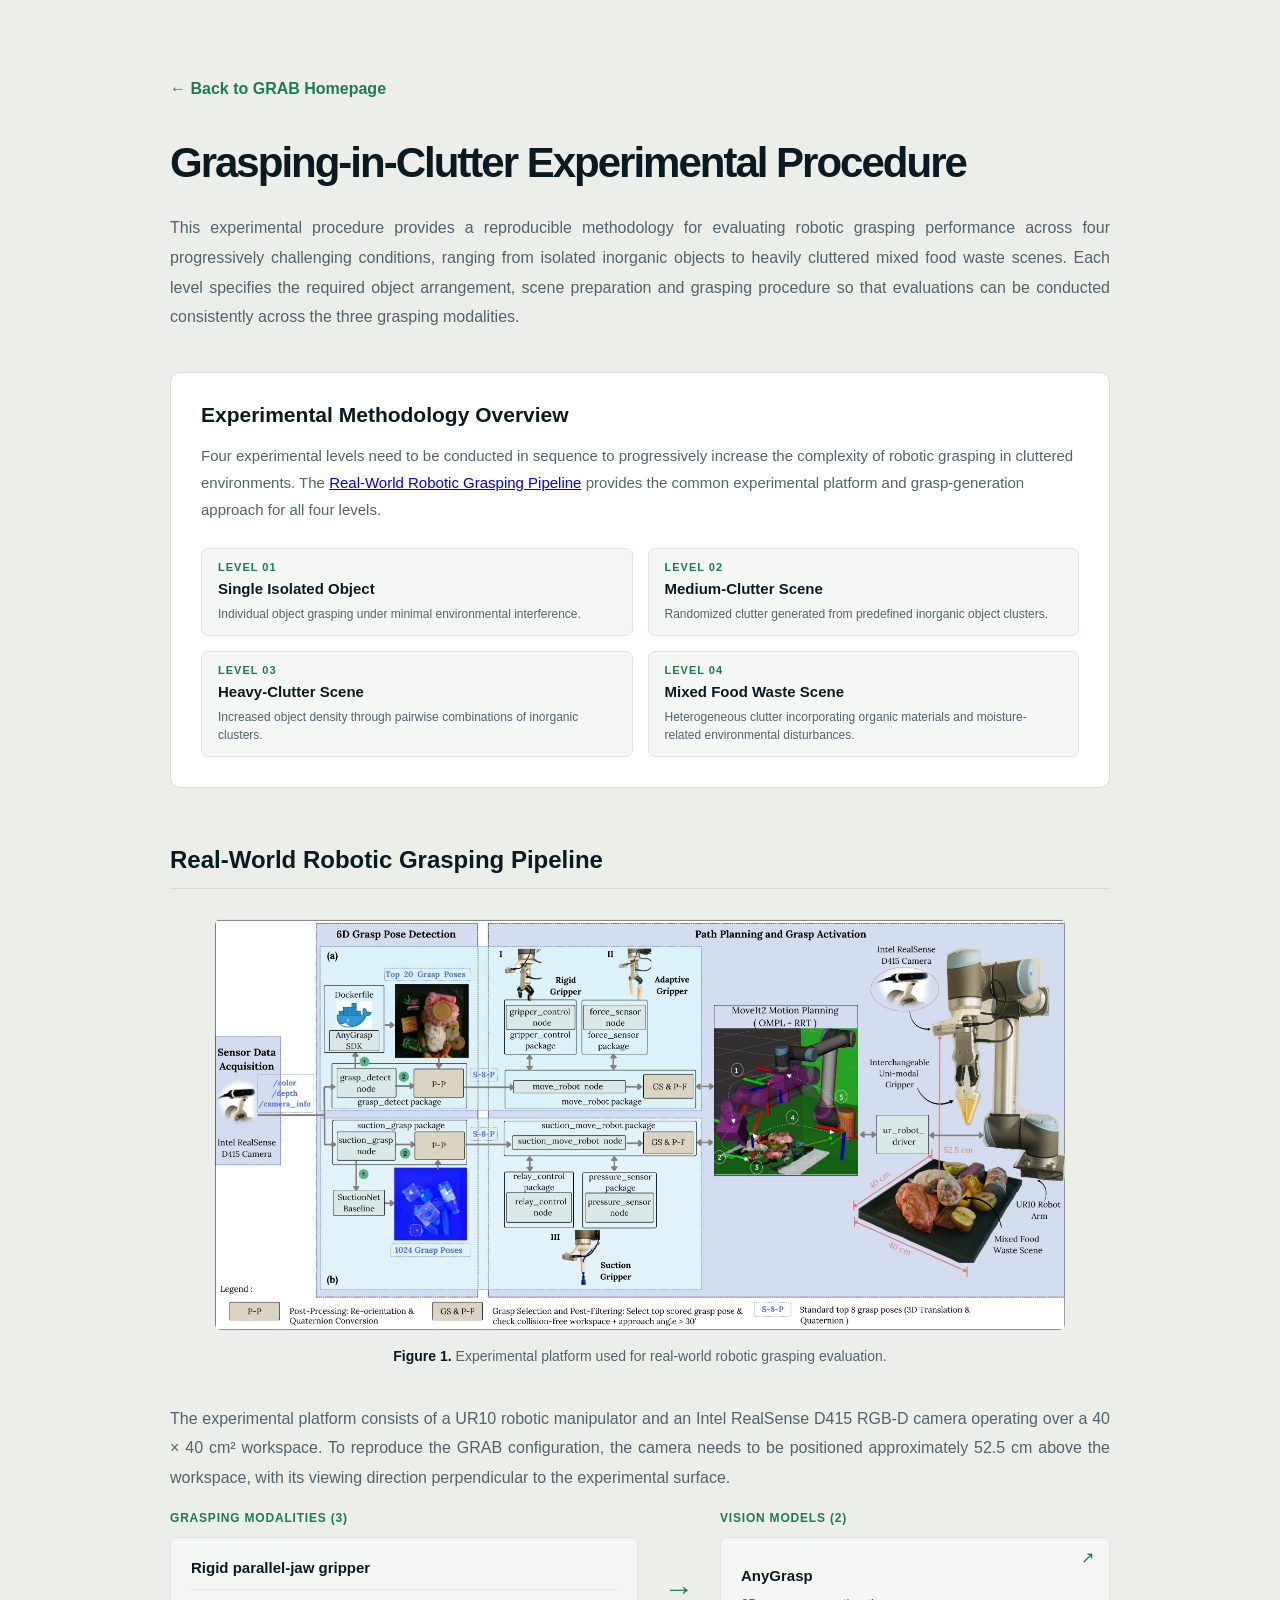
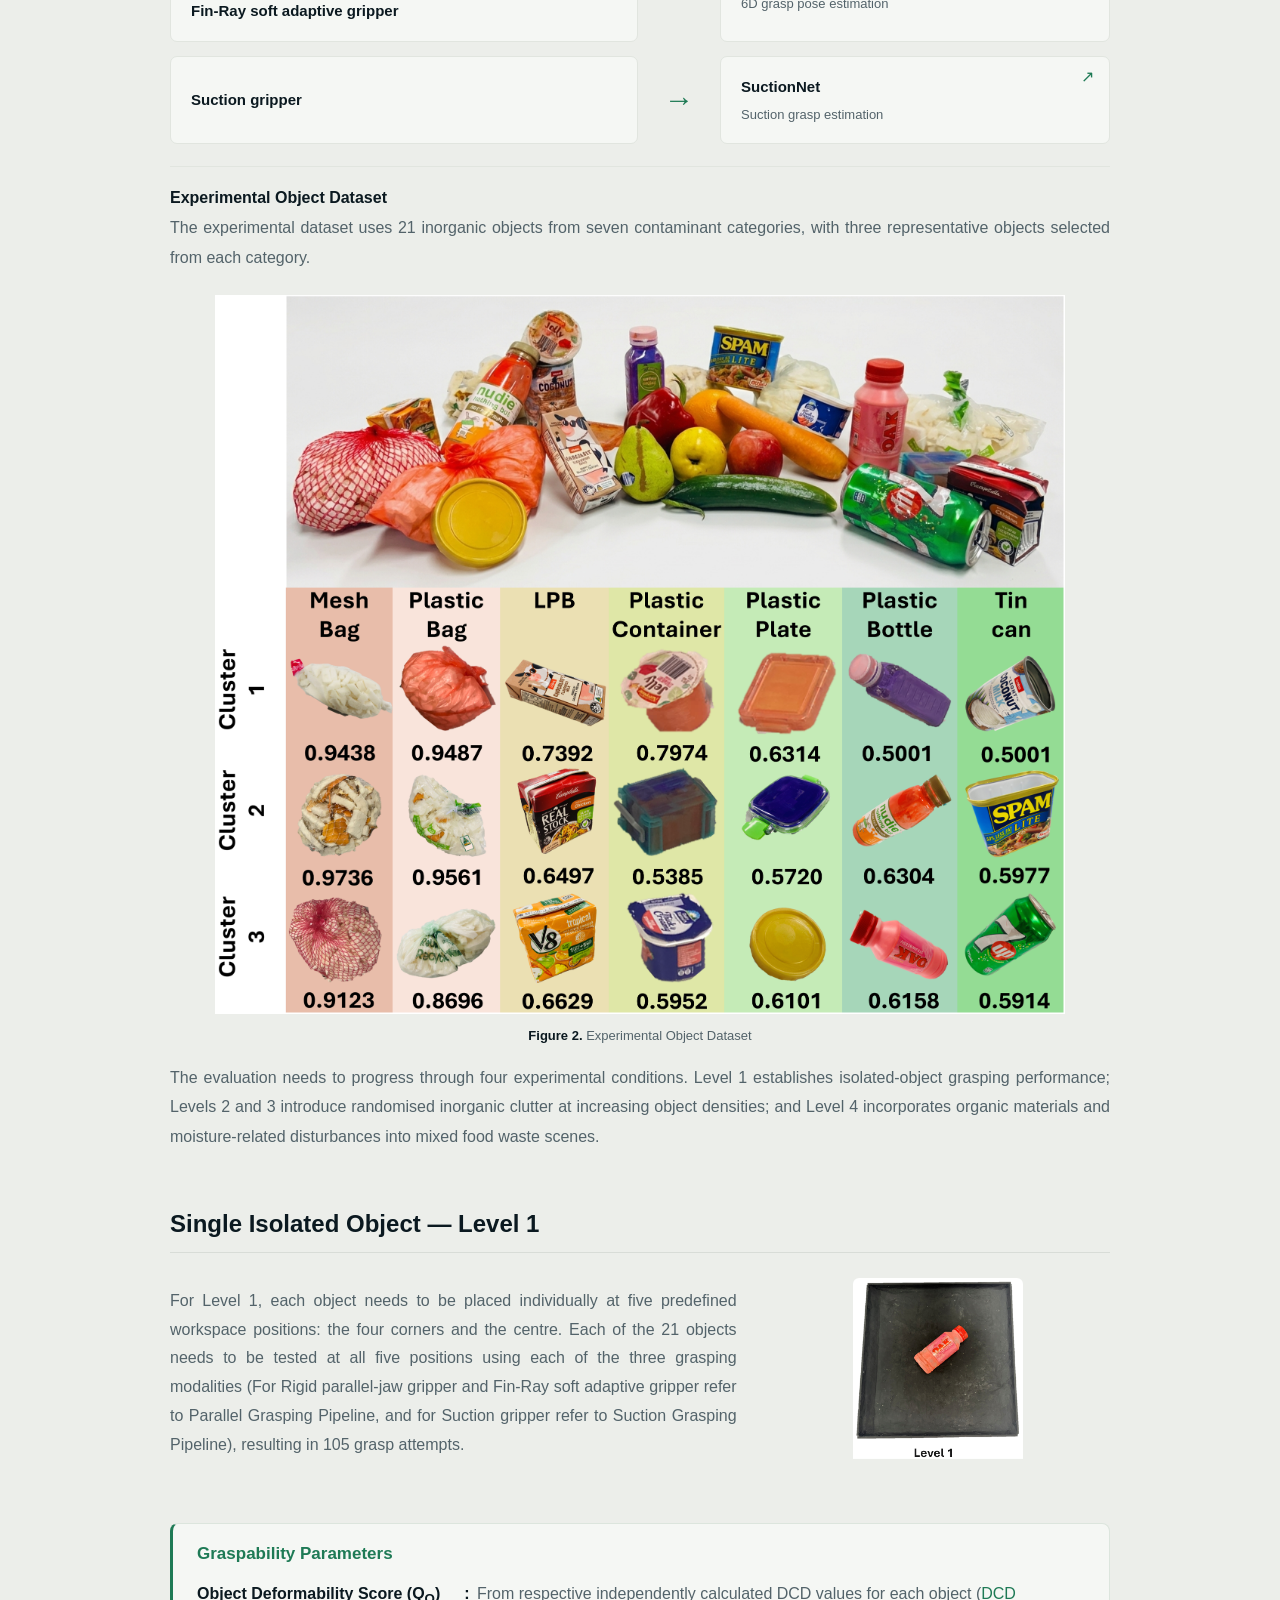
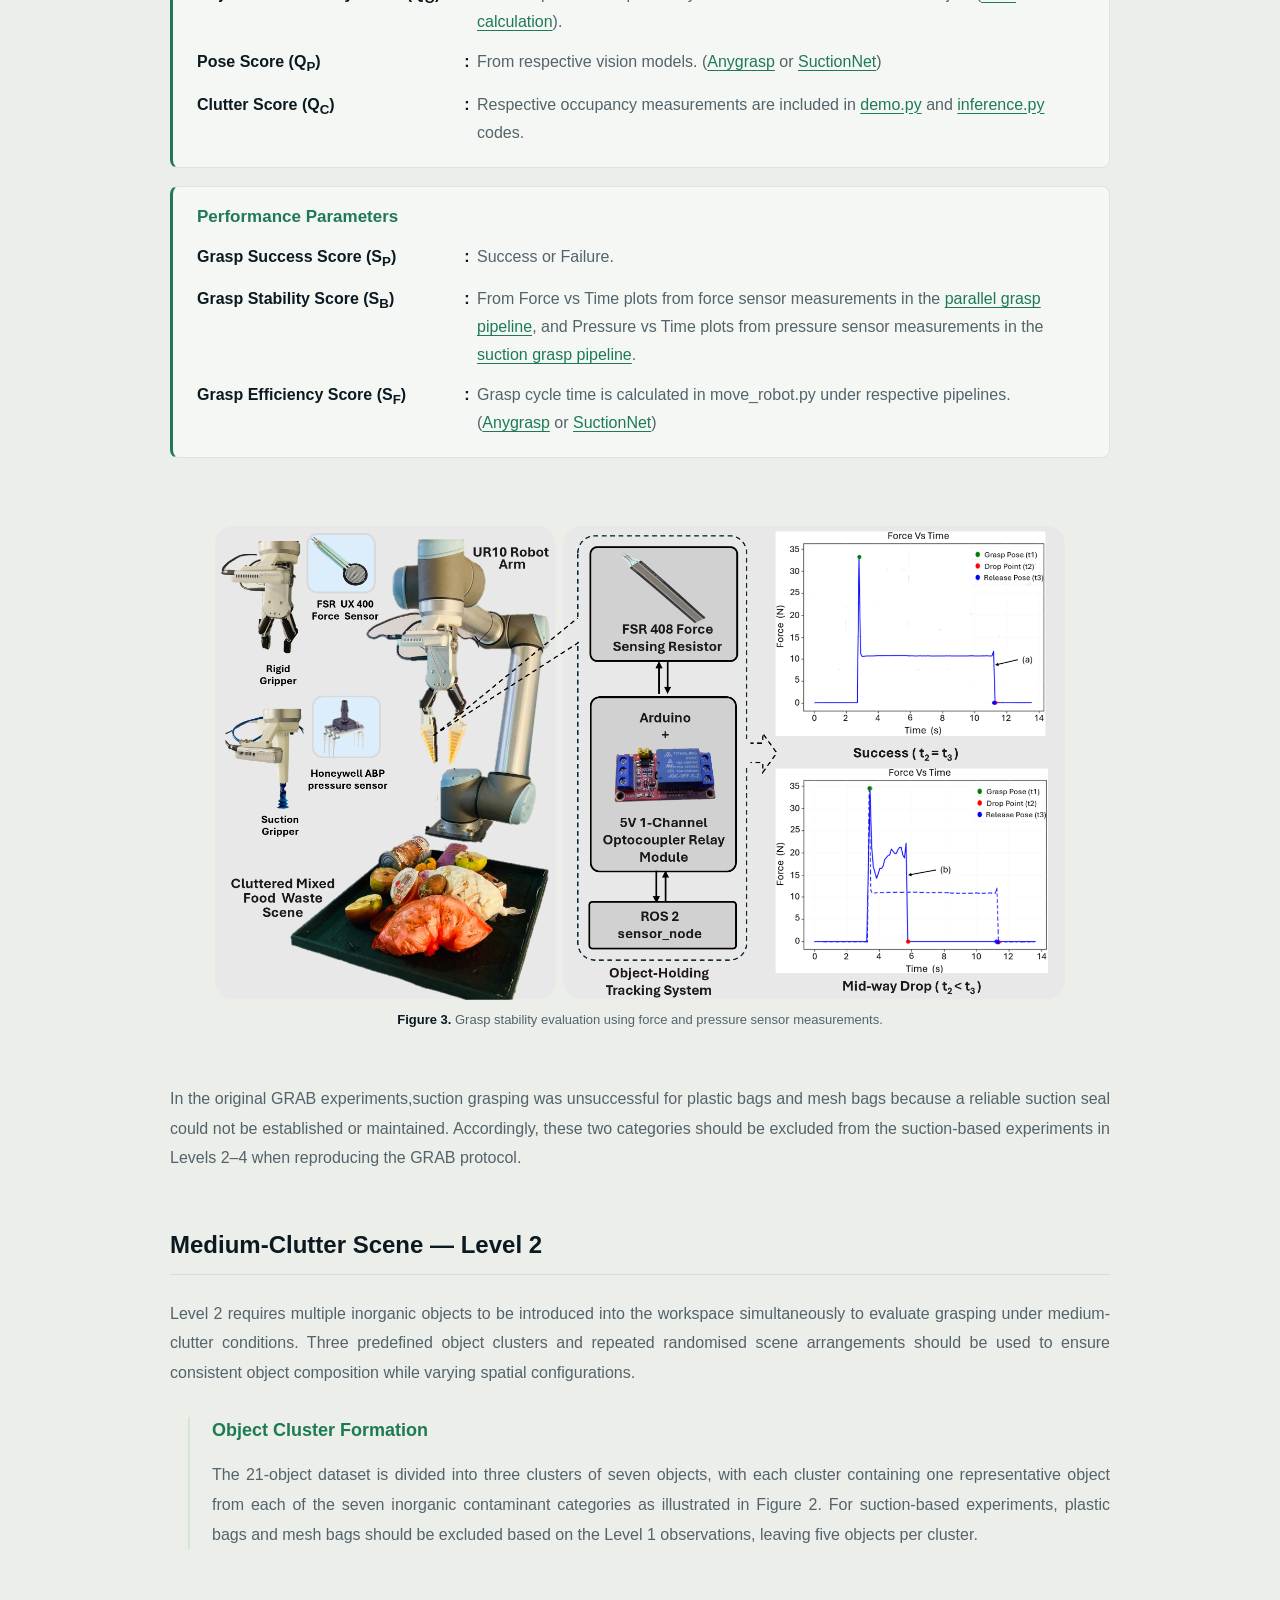
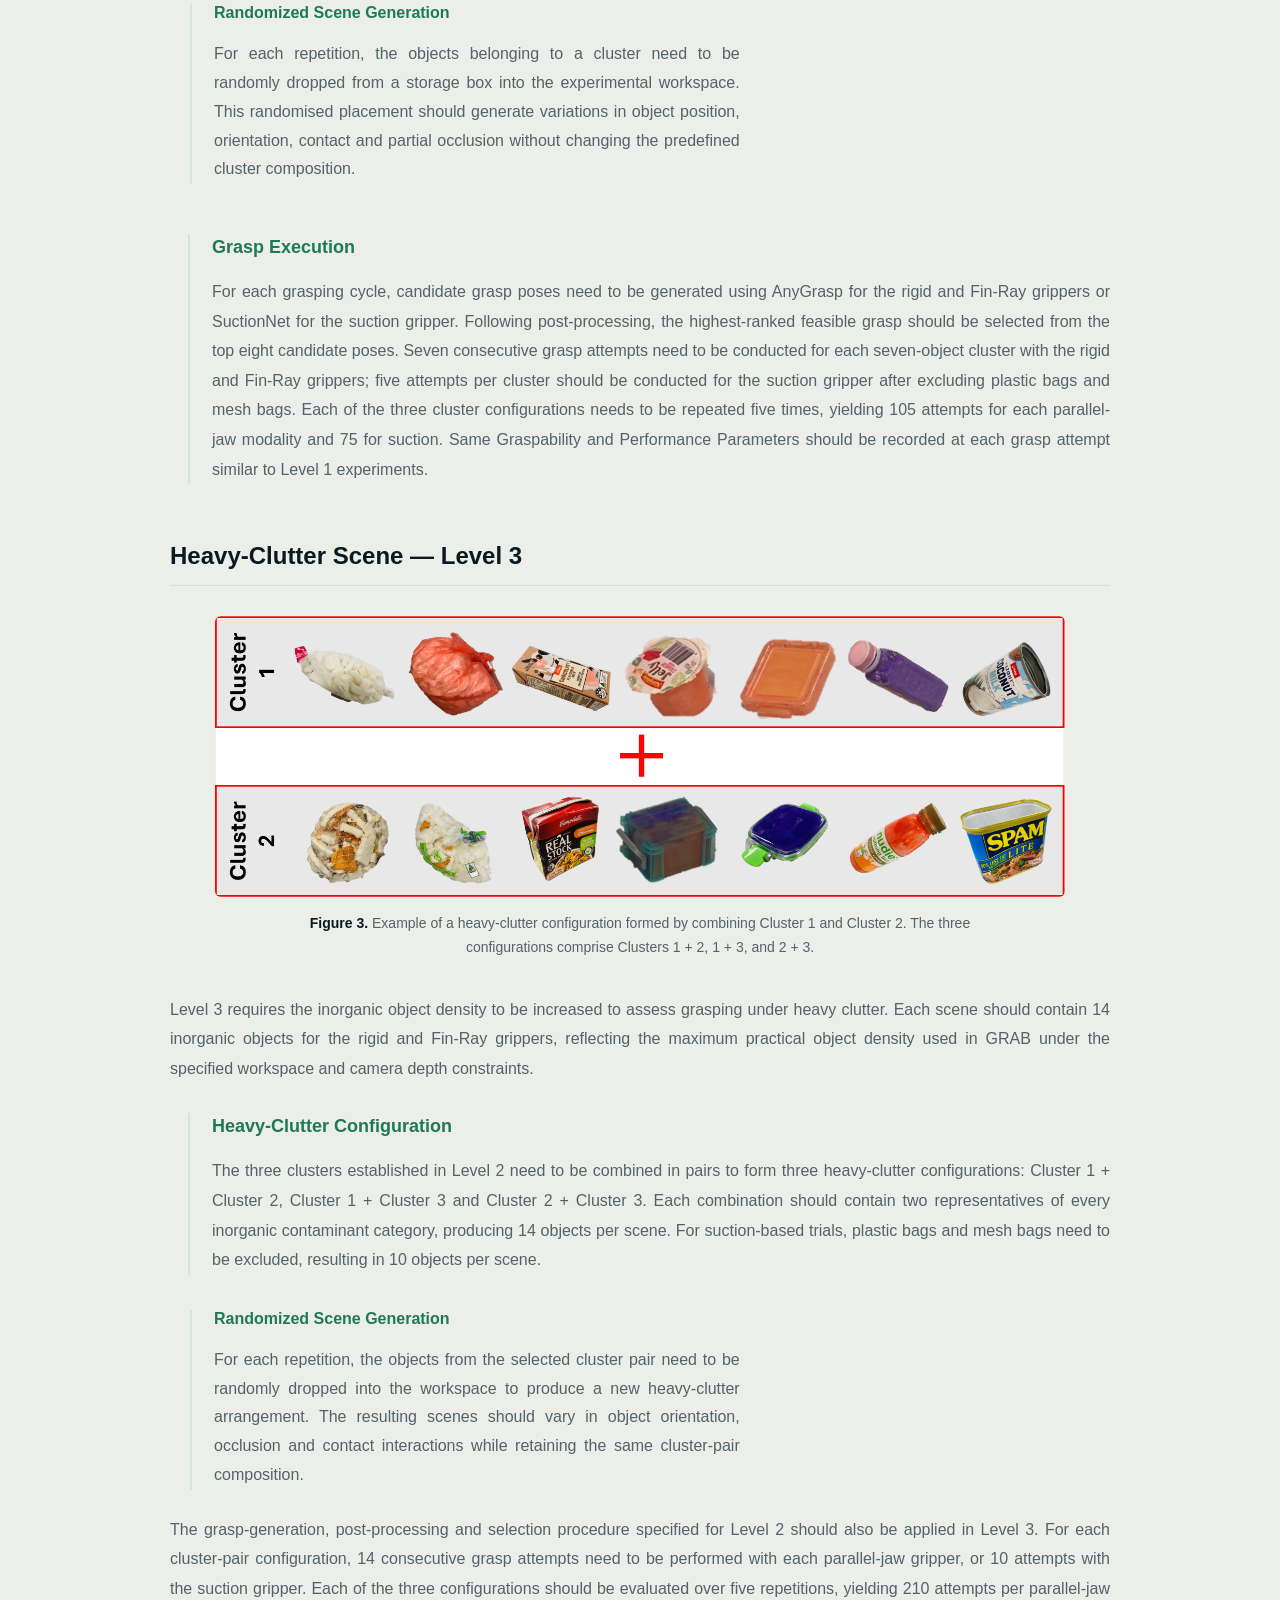
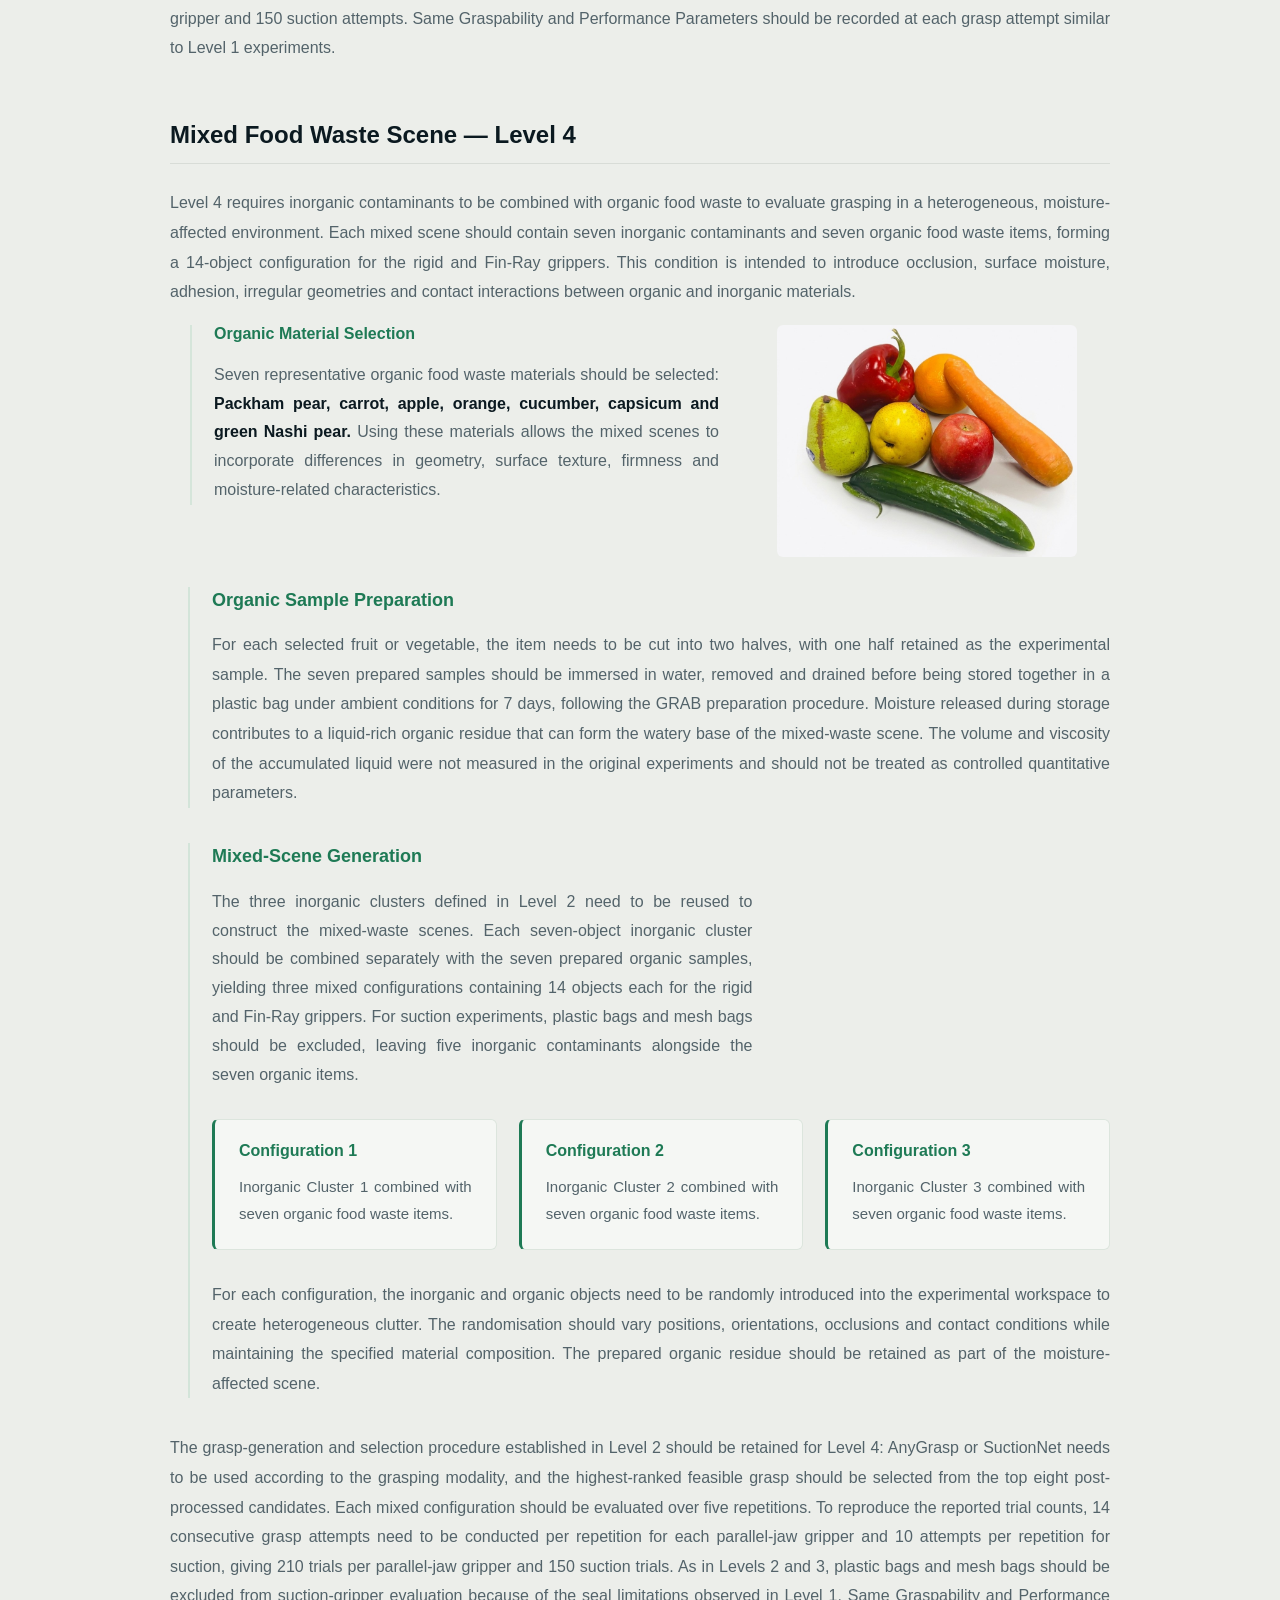
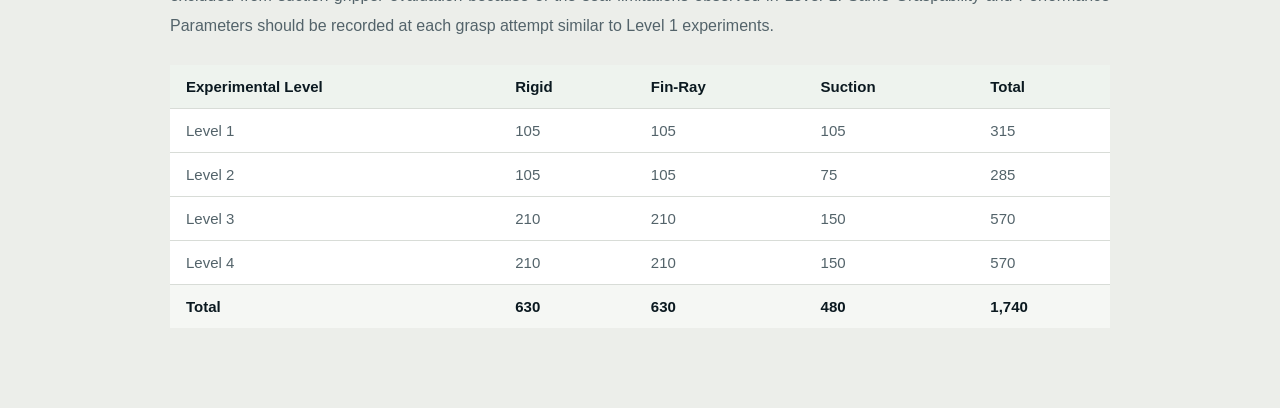
<file: experimental-protocol.html>
<!DOCTYPE html>
<html lang="en">

<head>
    <meta charset="UTF-8">

    <meta name="viewport"
          content="width=device-width, initial-scale=1.0">

    <meta name="description"
          content="Experimental procedure for the GRAB benchmark, including four progressively challenging clutter levels, three grasping modalities, and mixed organic–inorganic food waste evaluation.">

    <title>Grasping-in-Clutter Experimental Procedure | GRAB</title>

    <link rel="stylesheet" href="css/style.css">

    <style>

        /* ==========================================
           MAIN PAGE LAYOUT
           ========================================== */

        .detail-page {
            max-width: 1000px;
            margin: 80px auto;
            padding: 0 30px;
        }

        .detail-page h1 {
            font-size: 42px;
            color: #0b1920;
            line-height: 1.2;
            margin-bottom: 25px;
        }

        .detail-page p {
            font-size: 16px;
            line-height: 1.85;
            color: #53636a;
            margin-bottom: 18px;
        }

        .back-link {
            display: inline-block;
            margin-bottom: 40px;
            color: #1E7A55;
            font-weight: 700;
            text-decoration: none;
        }

        .back-link:hover {
            text-decoration: underline;
        }

        /* ==========================================
           EXPERIMENTAL PROTOCOL SECTIONS
           ========================================== */

        .protocol-section {
            margin-top: 55px;
            margin-bottom: 55px;
        }

        /* Main section headings */

        .protocol-section h2 {
            font-size: 24px;
            font-weight: 700;
            color: #0b1920;
            line-height: 1.4;
            margin-top: 0;
            margin-bottom: 24px;
            padding-bottom: 12px;
            border-bottom: 1px solid #d8dcd7;
        }

        /* Indented subsections */

        .protocol-subsection {
            margin: 30px 0 35px 18px;
            padding-left: 22px;
            border-left: 2px solid #d3e4d9;
        }

        .protocol-subsection h3 {
            font-size: 18px;
            font-weight: 700;
            color: #1E7A55;
            line-height: 1.5;
            margin: 0 0 14px;
        }

        .protocol-subsection p {
            font-size: 16px;
            line-height: 1.85;
            color: #53636a;
            margin-bottom: 18px;
        }

        .protocol-subsection p:last-child {
            margin-bottom: 0;
        }

        .protocol-section strong {
            font-weight: 700;
            color: #0b1920;
        }

        /* ==========================================
           METHODOLOGY OVERVIEW
           ========================================== */

        .protocol-overview {
            margin: 40px 0 55px;
            padding: 30px;
            background: #ffffff;
            border: 1px solid #d8dcd7;
            border-radius: 10px;
        }

        .protocol-overview h2 {
            font-size: 21px;
            font-weight: 700;
            color: #0b1920;
            margin: 0 0 15px;
        }

        .protocol-overview p {
            font-size: 15px;
            line-height: 1.8;
            color: #53636a;
        }

        .protocol-grid {
            display: grid;
            grid-template-columns: repeat(2, minmax(0, 1fr));
            gap: 15px;
            margin-top: 25px;
        }

        .level-number {
            display: block;
            font-size: 12px;
            font-weight: 700;
            letter-spacing: 1px;
            color: #1E7A55;
            margin-bottom: 10px;
        }

        
/* ==========================================
   CLICKABLE EXPERIMENTAL LEVEL BOXES
   ========================================== */

.protocol-level {
    display: block;
    background: #f5f7f4;
    border: 1px solid #e1e5df;
    border-radius: 7px;
    padding: 20px;
    text-decoration: none;
    color: inherit;
    cursor: pointer;

    transition:
        border-color 0.25s ease,
        background-color 0.25s ease,
        box-shadow 0.25s ease,
        transform 0.25s ease;
}

/* Hover effect */

.protocol-level:hover {
    background: #eef5ef;
    border-color: #1E7A55;
    box-shadow: 0 5px 16px rgba(0, 0, 0, 0.07);
    transform: translateY(-3px);
}

/* Keyboard navigation */

.protocol-level:focus-visible {
    outline: 2px solid #1E7A55;
    outline-offset: 3px;
}

/* Preserve text styling */

.protocol-level h3 {
    color: #0b1920;
}

.protocol-level p {
    color: #53636a;
}

/* Smooth scrolling */

html {
    scroll-behavior: smooth;
}

/* Spacing when scrolling to sections */

.protocol-section {
    scroll-margin-top: 35px;
}

/* Accessibility: reduced motion */

@media (prefers-reduced-motion: reduce) {
    html {
        scroll-behavior: auto;
    }

    .protocol-level {
        transition: none;
    }
}


        /* ==========================================
           EXPERIMENTAL FIGURES
           ========================================== */

        .protocol-figure {
            margin: 30px auto 35px;
            text-align: center;
            max-width: 100%;
        }

        .protocol-figure img {
            display: block;
            width: 100%;
            max-width: 850px;
            height: auto;
            margin: 0 auto;
            border-radius: 6px;
        }

        .protocol-figure figcaption {
            max-width: 750px;
            margin: 15px auto 0;
            font-size: 14px;
            line-height: 1.7;
            color: #53636a;
            text-align: center;
        }

        /* ==========================================
           EXPERIMENTAL CONFIGURATIONS
           ========================================== */

        .processing-step {
            margin: 22px 0;
            padding: 15px 18px;
            background: #f5f7f4;
            border-left: 3px solid #1E7A55;
            border-radius: 0 6px 6px 0;
        }

        .processing-step h4 {
            font-size: 16px;
            font-weight: 700;
            color: #0b1920;
            margin: 0 0 8px;
        }

        .processing-step p {
            font-size: 15px;
            margin: 0;
        }

        /* ==========================================
           EXPERIMENTAL PARAMETERS
           ========================================== */

        .parameter-box {
            background: #f5f7f4;
            border-left: 4px solid #1E7A55;
            border-radius: 0 7px 7px 0;
            padding: 22px 25px;
            margin: 30px 0;
        }

        .parameter-box h4 {
            font-size: 17px;
            font-weight: 700;
            color: #0b1920;
            margin: 0 0 12px;
        }

        .parameter-box p {
            font-size: 15px;
            margin-bottom: 10px;
        }

        .parameter-box p:last-child {
            margin-bottom: 0;
        }

        /* ==========================================
           TABLE STYLING
           ========================================== */

        .protocol-table-wrapper {
            overflow-x: auto;
            margin: 25px 0;
        }

        .protocol-table {
            width: 100%;
            border-collapse: collapse;
            background: #ffffff;
            font-size: 15px;
        }

        .protocol-table th,
        .protocol-table td {
            padding: 13px 16px;
            border-bottom: 1px solid #d8dcd7;
            text-align: left;
        }

        .protocol-table th {
            background: #eef3ee;
            color: #0b1920;
            font-weight: 700;
        }

        .protocol-table td {
            color: #53636a;
        }

        .protocol-table tr:last-child td {
            border-bottom: none;
        }

        .protocol-table .total-row td {
            font-weight: 700;
            color: #0b1920;
            background: #f5f7f4;
        }

        /* ==========================================
           MOBILE RESPONSIVENESS
           ========================================== */

        @media (max-width: 700px) {

            .detail-page {
                margin: 40px auto;
                padding: 0 20px;
            }

            .detail-page h1 {
                font-size: 32px;
            }

            .protocol-section {
                margin-top: 40px;
                margin-bottom: 40px;
            }

            .protocol-section h2 {
                font-size: 21px;
            }

            .protocol-subsection {
                margin: 25px 0 30px 8px;
                padding-left: 15px;
            }

            .protocol-subsection h3 {
                font-size: 17px;
            }

            .protocol-section p,
            .protocol-subsection p {
                font-size: 15px;
                line-height: 1.75;
            }

            .protocol-grid {
                grid-template-columns: 1fr;
            }

            .protocol-overview {
                padding: 20px;
            }

            .protocol-figure figcaption {
                font-size: 13px;
            }

            .processing-step {
                padding: 12px 15px;
            }

            .processing-step h4 {
                font-size: 15px;
            }

        }

        
/* Grasping and vision modalities */

.modality-panel {
    margin: 30px 0 40px;
    padding: 26px;
    background: #ffffff;
    border: 1px solid #d8dcd7;
    border-radius: 10px;
}

.modality-panel h3 {
    margin: 0 0 22px;
    font-size: 20px;
    font-weight: 700;
    color: #0b1920;
}

.modality-row {
    display: grid;
    grid-template-columns: minmax(0, 1.2fr) 50px minmax(0, 1fr);
    align-items: center;
    gap: 16px;
    margin-bottom: 14px;
}

.modality-source,
.modality-target {
    background: #f5f7f4;
    border: 1px solid #e1e5df;
    border-radius: 7px;
    padding: 18px 20px;
}

.modality-label {
    display: block;
    margin-bottom: 12px;
    color: #1E7A55;
    font-size: 12px;
    font-weight: 700;
    letter-spacing: 0.8px;
    text-transform: uppercase;
}

.modality-name {
    display: block;
    color: #0b1920;
    font-size: 15px;
    font-weight: 600;
    line-height: 1.6;
}

.modality-source .modality-name + .modality-name {
    margin-top: 9px;
    padding-top: 9px;
    border-top: 1px solid #e1e5df;
}

.modality-arrow {
    text-align: center;
    font-size: 30px;
    font-weight: 700;
    color: #1E7A55;
}

.modality-description {
    display: block;
    margin-top: 6px;
    font-size: 13px;
    line-height: 1.6;
    color: #53636a;
}

.modality-dataset {
    display: flex;
    align-items: center;
    gap: 20px;
    padding-top: 22px;
    margin-top: 22px;
    border-top: 1px solid #e1e5df;
}

.dataset-count {
    min-width: 90px;
    padding: 15px;
    background: #f5f7f4;
    border-radius: 7px;
    text-align: center;
}

.dataset-count strong {
    display: block;
    font-size: 30px;
    color: #1E7A55;
}

.dataset-count span {
    font-size: 12px;
    color: #53636a;
}

.modality-dataset h4 {
    margin: 0 0 6px;
    font-size: 16px;
    color: #0b1920;
}

.modality-dataset p {
    margin: 0;
    font-size: 14px;
    line-height: 1.7;
    color: #53636a;
}

@media (max-width: 650px) {
    .modality-panel {
        padding: 18px;
    }

    .modality-row {
        grid-template-columns: 1fr;
        gap: 8px;
    }

    .modality-arrow {
        transform: rotate(90deg);
        font-size: 24px;
    }

    .modality-dataset {
        align-items: flex-start;
    }
}


/* Experimental Object Dataset Figure */

.dataset-content {
    flex: 1;
    min-width: 0;
}


/* Remove background frame around dataset figure */

.dataset-figure {
    margin: 22px 0 0;
    padding: 0;
    background: transparent;
    border: none;
    border-radius: 0;
    text-align: center;
}


.dataset-figure img {
    display: block;
    width: 100%;
    max-width: 850px;
    height: auto;
    margin: 0 auto;
    object-fit: contain;
}

.dataset-figure figcaption {
    margin-top: 12px;
    font-size: 13px;
    line-height: 1.6;
    color: #53636a;
    text-align: center;
}

@media (max-width: 650px) {
    .modality-dataset {
        flex-direction: column;
    }

    .dataset-content {
        width: 100%;
    }

    .dataset-figure {
        padding: 10px;
    }
}


/* Shared headings for grasping and vision modalities */

.modality-column-headings {
    display: grid;
    grid-template-columns: minmax(0, 1.2fr) 50px minmax(0, 1fr);
    gap: 16px;
    margin-bottom: 12px;
}

.modality-column-headings span {
    color: #1E7A55;
    font-size: 12px;
    font-weight: 700;
    letter-spacing: 0.8px;
}

/* Keep the modality boxes vertically aligned */

.modality-row {
    display: grid;
    grid-template-columns: minmax(0, 1.2fr) 50px minmax(0, 1fr);
    align-items: center;
    gap: 16px;
    margin-bottom: 14px;
}

.modality-source,
.modality-target {
    height: 100%;
    box-sizing: border-box;
    display: flex;
    flex-direction: column;
    justify-content: center;
}

/* Mobile layout */

@media (max-width: 650px) {

    .modality-column-headings {
        display: none;
    }

    .modality-row {
        grid-template-columns: 1fr;
    }

    .modality-source::before {
        content: "GRASPING MODALITY";
    }

    .modality-target::before {
        content: "VISION MODEL";
    }

    .modality-source::before,
    .modality-target::before {
        display: block;
        margin-bottom: 12px;
        color: #1E7A55;
        font-size: 12px;
        font-weight: 700;
        letter-spacing: 0.8px;
    }
}


/* Clickable vision model boxes */

.modality-clickable {
    display: flex;
    flex-direction: column;
    justify-content: center;

    text-decoration: none;
    color: inherit;
    cursor: pointer;

    transition:
        background-color 0.2s ease,
        border-color 0.2s ease,
        box-shadow 0.2s ease,
        transform 0.2s ease;
}

.modality-clickable:hover {
    background-color: #edf6f0;
    border-color: #1E7A55;
    box-shadow: 0 3px 12px rgba(30, 122, 85, 0.10);
    transform: translateY(-2px);
}

.modality-clickable:hover .modality-name {
    color: #1E7A55;
}

.modality-clickable:focus-visible {
    outline: 2px solid #1E7A55;
    outline-offset: 3px;
}

.modality-clickable .modality-name {
    transition: color 0.2s ease;
}


/* Justify all paragraph text */

.detail-page p {
    text-align: justify;
    text-justify: inter-word;
    hyphens: auto;
}


/* Keep short card descriptions left-aligned */

.protocol-overview p,
.modality-panel p {
    text-align: left;
    hyphens: none;
}


/* ==========================================
   COMPACT EXPERIMENTAL METHODOLOGY BOXES
   ========================================== */

/* Reduce spacing between the four boxes */
.protocol-overview-grid {
    gap: 10px;
}

/* Reduce box dimensions */
.protocol-overview .protocol-level {
    padding: 12px 16px;
    min-height: 0;
}

/* Reduce heading spacing */
.protocol-overview .protocol-level h3 {
    font-size: 15px;
    margin: 5px 0 6px;
    line-height: 1.4;
}

/* Keep descriptions compact and left-aligned */
.protocol-overview .protocol-level p {
    font-size: 12px;
    line-height: 1.5;
    margin: 0;
    text-align: left;
    hyphens: none;
}

/* Keep level labels compact */
.protocol-overview .protocol-level .level-number {
    font-size: 11px;
    margin-bottom: 4px;
}

/* Preserve clickable hover effects */
.protocol-overview .protocol-level:hover {
    border-color: #1E7A55;
    background-color: #edf6f0;
}


/* Remove indentation from Experimental Object Dataset */

.modality-dataset {
    display: block;
    margin-left: 0;
    padding-left: 0;
}

.dataset-content {
    width: 100%;
    margin-left: 0;
    padding-left: 0;
}

.dataset-figure {
    width: 100%;
    box-sizing: border-box;
    margin-left: 0;
}

/* Match Experimental Object Dataset paragraph to main text */

.detail-page .modality-dataset p {
    font-size: 16px;
    line-height: 1.85;
    color: #53636a;
    text-align: justify;
}

/* ==========================================
   ALWAYS VISIBLE CORNER ARROWS
   AnyGrasp and SuctionNet
   ========================================== */

.modality-target.modality-clickable {
    position: relative;
}

.modality-clickable .model-card-arrow {
    position: absolute;
    top: 12px;
    right: 15px;
    left: auto;

    display: block;
    opacity: 1;
    visibility: visible;

    font-size: 16px;
    font-weight: 500;
    line-height: 1;
    color: #1E7A55;

    transform: none;
    transition: transform 0.25s ease;
}

/* Small movement on hover */
.modality-clickable:hover .model-card-arrow {
    transform: translate(3px, -3px);
}


/* ==========================================
   ORGANIC MATERIAL SELECTION LAYOUT
   ========================================== */

.organic-selection-layout {
    display: grid;
    grid-template-columns: 1.5fr 1fr;
    gap: 25px;
    align-items: start;
    margin-top: 15px;
}

.organic-selection-content {
    min-width: 0;
    border-left: 2px solid #d5e5da;
    padding-left: 22px;
}

.organic-selection-content h4 {
    color: #1E7A55;
    margin: 0 0 18px;
}

.organic-selection-content p {
    margin: 0;
    line-height: 1.8;
}

.organic-selection-image {
    display: flex;
    justify-content: center;
    align-items: flex-start;
}

.organic-selection-image img {
    display: block;
    width: 100%;
    max-width: 300px;
    height: auto;
    border-radius: 6px;
}

/* Mobile responsiveness */
@media (max-width: 768px) {
    .organic-selection-layout {
        grid-template-columns: 1fr;
        gap: 18px;
    }

    .organic-selection-image img {
        max-width: 280px;
    }
}

/* Align Organic Material Selection text with section below */

.organic-selection-content {
    margin-left: 20px;
    padding-left: 22px;
}

/* ==========================================
   LEVEL 1 PARAMETER CARDS
   ========================================== */


.level-parameters {
    margin: 25px 0 25px 0;
    display: flex;
    flex-direction: column;
    gap: 18px;
}


.parameter-card {
    background: #f5f7f4;
    border: 1px solid #dce5dd;
    border-left: 3px solid #1E7A55;
    border-radius: 8px;

    padding: 20px 24px;
}

.parameter-card h4 {
    color: #1E7A55;
    font-size: 17px;
    font-weight: 600;
    margin: 0 0 16px;
}

.parameter-card p {
    color: #53636a;
    font-size: 16px;
    line-height: 1.75;
    margin: 0 0 12px;
}

.parameter-card p:last-child {
    margin-bottom: 0;
}

.parameter-card strong {
    color: #0b1920;
    font-weight: 600;
}

/* Responsive layout */
@media (max-width: 768px) {
    .level-parameters {
        margin-left: 12px;
        margin-right: 0;
    }

    .parameter-card {
        padding: 16px;
    }
}



/* Three-column parameter alignment */

.parameter-card .parameter-row {
    display: grid;
    grid-template-columns: 260px 10px minmax(0, 1fr);
    column-gap: 5px;
    align-items: start;
}

.parameter-card .parameter-row strong {
    display: block;
    text-align: left;
    white-space: normal;
}

.parameter-card .parameter-row .parameter-colon {
    font-weight: bold;
    color: #0b1920;
    text-align: center;
}

.parameter-card .parameter-row span:last-child {
    min-width: 0;
    text-align: left;
}

/* Responsive layout */
@media (max-width: 600px) {
    .parameter-card .parameter-row {
        grid-template-columns: minmax(0, 1fr) 10px;
        row-gap: 4px;
    }

    .parameter-card .parameter-row span:last-child {
        grid-column: 1 / -1;
    }
}


/* ==========================================
   GRASP STABILITY FIGURE
   ========================================== */

.stability-figure {
    max-width: 890px;
    margin: 25px auto 30px;
    padding: 0;
    text-align: center;
    background: transparent;
    border: none;
}

.stability-figure img {
    display: block;
    width: 100%;
    max-width: 850px;
    height: auto;
    margin: 0 auto;
    object-fit: contain;
    border-radius: 5px;
}

.stability-figure figcaption {
    margin-top: 10px;
    font-size: 13px;
    line-height: 1.5;
    color: #53636a;
}

/* Clickable links inside parameter cards */

.parameter-card .parameter-row a {
    color: #1E7A55;
    text-decoration: underline;
    text-underline-offset: 3px;
    font-weight: 500;
    transition: color 0.2s ease;
}

.parameter-card .parameter-row a:hover {
    color: #0b1920;
    text-decoration-thickness: 2px;
}

/* ==========================================
   LEVEL 1 - INTRODUCTION AND FIGURE
   ========================================== */

.level1-intro-layout {
    display: grid;
    grid-template-columns: 1.65fr 1fr;
    gap: 30px;
    align-items: center;
    margin: 25px 0 30px;
}

/* Left: Description */
.level1-intro-text {
    min-width: 0;
}

.level1-intro-text p {
    margin: 0;
    line-height: 1.8;
}

/* Right: Figure */
.level1-intro-image {
    display: flex;
    justify-content: center;
    align-items: center;
}


/* Level 1: Match image height with paragraph */

.level1-intro-image img {
    display: block;
    width: auto;
    max-width: 100%;
    height: 190px;
    object-fit: contain;
    border-radius: 6px;
}


/* Mobile responsiveness */
@media (max-width: 768px) {
    .level1-intro-layout {
        grid-template-columns: 1fr;
        gap: 20px;
    }

    .level1-intro-image img {
        max-width: 100%;
    }
}


/* ==========================================
   LEVEL 2 - RANDOMIZED SCENE GENERATION
   ========================================== */

.level2-randomized-layout {
    display: grid;
    grid-template-columns: 1.65fr 1fr;
    gap: 25px;
    align-items: center;
    margin: 25px 0;
}

/* Left: Description */

/* Align Randomized Scene Generation with Object Cluster Formation */

.level2-randomized-content {
    border-left: 2px solid #d5e5da;
    padding-left: 22px;
    margin-left: 20px;
}


.level2-randomized-content h4 {
    color: #1E7A55;
    margin: 0 0 18px;
}

.level2-randomized-content p {
    margin: 0;
    line-height: 1.8;
}

/* Right: Video */
.level2-randomized-video {
    display: flex;
    justify-content: center;
    align-items: center;
}

.level2-randomized-video video {
    display: block;
    width: 100%;
    max-width: 340px;
    height: 220px;
    object-fit: contain;
    border-radius: 6px;
}

/* Mobile responsiveness */
@media (max-width: 768px) {
    .level2-randomized-layout {
        grid-template-columns: 1fr;
        gap: 18px;
    }

    .level2-randomized-video video {
        max-width: 100%;
        height: auto;
    }
}



/* Level 3: Heading and paragraph left, video right */

.level3-randomized-layout {
    display: grid;
    grid-template-columns: minmax(0, 1.65fr) minmax(0, 1fr);
    gap: 25px;
    align-items: center;
    margin: 25px 0;
}

.level3-randomized-content {
    min-width: 0;
    border-left: 2px solid #d5e5da;
    padding-left: 22px;
    margin-left: 20px;
}

.level3-randomized-content h4 {
    color: #1E7A55;
    margin: 0 0 18px;
}

.level3-randomized-content p {
    margin: 0;
    line-height: 1.8;
}

.level3-randomized-video {
    min-width: 0;
    display: flex;
    justify-content: center;
    align-items: center;
}

.level3-randomized-video video {
    display: block;
    width: 100%;
    max-width: 340px;
    height: 180px;
    object-fit: contain;
    border-radius: 6px;
}

@media (max-width: 768px) {
    .level3-randomized-layout {
        grid-template-columns: 1fr;
        gap: 18px;
    }

    .level3-randomized-video video {
        height: auto;
    }
}

/* ==========================================
   LEVEL 4 - MIXED-SCENE GENERATION
   ========================================== */

/* Top: Description on left, video on right */
.level4-mixed-layout {
    display: grid;
    grid-template-columns: minmax(0, 1.65fr) minmax(0, 1fr);
    gap: 30px;
    align-items: center;
    margin-bottom: 30px;
}

/* Left: Heading and description */
.level4-mixed-content {
    min-width: 0;
}

.level4-mixed-content h3 {
    color: #1E7A55;
    margin: 0 0 18px;
}

.level4-mixed-content p {
    margin: 0;
    line-height: 1.8;
}

/* Right: Video */
.level4-mixed-video {
    min-width: 0;
    display: flex;
    justify-content: center;
    align-items: center;
}

.level4-mixed-video video {
    display: block;
    width: 100%;
    max-width: 420px;
    height: auto;
    object-fit: contain;
    border-radius: 6px;
}

/* Three configuration cards in one row */
.level4-config-grid {
    display: grid;
    grid-template-columns: repeat(3, minmax(0, 1fr));
    gap: 22px;
    margin: 30px 0;
}

.level4-config-grid .processing-step {
    margin: 0;
    min-width: 0;
    padding: 22px 24px;
    background: #f5f7f4;
    border: 1px solid #dce5dd;
    border-left: 3px solid #1E7A55;
    border-radius: 6px;
}

.level4-config-grid .processing-step h4 {
    color: #1E7A55;
    margin: 0 0 14px;
}

.level4-config-grid .processing-step p {
    margin: 0;
    line-height: 1.75;
}

/* Bottom paragraph */
.level4-mixed-footer {
    margin: 25px 0 0;
    line-height: 1.8;
}

/* Tablet */
@media (max-width: 900px) {
    .level4-config-grid {
        grid-template-columns: repeat(2, minmax(0, 1fr));
    }
}

/* Mobile */
@media (max-width: 768px) {
    .level4-mixed-layout {
        grid-template-columns: 1fr;
        gap: 20px;
    }

    .level4-mixed-video video {
        max-width: 100%;
    }

    .level4-config-grid {
        grid-template-columns: 1fr;
        gap: 15px;
    }
}

    </style>

</head>

<body>

<main class="detail-page">

    <!-- BACK NAVIGATION -->

    <a href="index.html" class="back-link">
        ← Back to GRAB Homepage
    </a>


    <!-- PAGE INTRODUCTION -->

    <h1>Grasping-in-Clutter Experimental Procedure</h1>

    <p>
            This experimental procedure provides a reproducible methodology for evaluating robotic grasping performance across four progressively challenging conditions, ranging from isolated inorganic objects to heavily cluttered mixed food waste scenes. Each level specifies the required object arrangement, scene preparation and grasping procedure so that evaluations can be conducted consistently across the three grasping modalities.
        </p>

    <!-- ==========================================
         EXPERIMENTAL METHODOLOGY OVERVIEW
         ========================================== -->

    <section class="protocol-overview">

        <h2>Experimental Methodology Overview</h2>

        <p>
            Four experimental levels need to be conducted in sequence to progressively increase the complexity of robotic grasping in cluttered environments. The <a href="#robotic-grasping-pipeline" class="section-link">Real-World Robotic Grasping Pipeline</a> provides the common experimental platform and grasp-generation approach for all four levels.
        </p>

        
<div class="protocol-grid">

    <!-- LEVEL 1 -->
    <a href="#level-1" class="protocol-level">

        <span class="level-number">LEVEL 01</span>

        <h3>Single Isolated Object</h3>

        <p>
            Individual object grasping under
            minimal environmental interference.
        </p>

    </a>


    <!-- LEVEL 2 -->
    <a href="#level-2" class="protocol-level">

        <span class="level-number">LEVEL 02</span>

        <h3>Medium-Clutter Scene</h3>

        <p>
            Randomized clutter generated from
            predefined inorganic object clusters.
        </p>

    </a>


    <!-- LEVEL 3 -->
    <a href="#level-3" class="protocol-level">

        <span class="level-number">LEVEL 03</span>

        <h3>Heavy-Clutter Scene</h3>

        <p>
            Increased object density through
            pairwise combinations of inorganic
            clusters.
        </p>

    </a>


    <!-- LEVEL 4 -->
    <a href="#level-4" class="protocol-level">

        <span class="level-number">LEVEL 04</span>

        <h3>Mixed Food Waste Scene</h3>

        <p>
            Heterogeneous clutter incorporating
            organic materials and moisture-related
            environmental disturbances.
        </p>

    </a>

</div>

    </section>


    <!-- ==========================================
         EXPERIMENTAL SETUP
         ========================================== -->

    <section class="protocol-section" id="experimental-setup">

        <h2 id="robotic-grasping-pipeline">
    Real-World Robotic Grasping Pipeline
</h2>

        <figure class="protocol-figure">

            <img
                src="assets/images/Methodology.jpg"
                alt="Overview of the GRAB experimental setup"
                loading="lazy"
            >

            <figcaption>
                <strong>Figure 1.</strong>
                Experimental platform used for
                real-world robotic grasping evaluation.
            </figcaption>

        </figure>

        <p>
            The experimental platform consists of a UR10 robotic manipulator and an Intel RealSense D415 RGB-D camera operating over a 40 × 40 cm² workspace. To reproduce the GRAB configuration, the camera needs to be positioned approximately 52.5 cm above the workspace, with its viewing direction perpendicular to the experimental surface.
        </p>

        

<!-- Grasping and Vision Modalities -->

<div class="modality-column-headings">
    <span>GRASPING MODALITIES (3)</span>
    <span aria-hidden="true"></span>
    <span>VISION MODELS (2)</span>
</div>

<!-- Rigid and Fin-Ray grippers -->

<div class="modality-row">

    <div class="modality-source">

        <span class="modality-name">
            Rigid parallel-jaw gripper
        </span>

        <span class="modality-name">
            Fin-Ray soft adaptive gripper
        </span>

    </div>

    <div class="modality-arrow" aria-hidden="true">
        &#8594;
    </div>

    
<a
    href="https://github.com/Moni9612/anygrasp_benchmark_ws/tree/bfeaaaaad544977312f3cd8bf71bf544a1ff7f08" 
    class="modality-target modality-clickable"
    target="_blank"
    rel="noopener noreferrer"
    aria-label="Open AnyGrasp GitHub repository"
>
    <span class="modality-name">
        AnyGrasp
    </span>
    <span class="model-card-arrow" aria-hidden="true">↗</span>

    <span class="modality-description">
        6D grasp pose estimation
    </span>
</a>


</div>

<!-- Suction gripper -->

<div class="modality-row">

    <div class="modality-source">

        <span class="modality-name">
            Suction gripper
        </span>
    </div>

    <div class="modality-arrow" aria-hidden="true">
        &#8594;
    </div>

    
<a
    href="https://github.com/Moni9612/suctionnet_benchmark_ws/tree/09eff1b762cf002e3d5efaa97333bfb9e53f3cea"
    class="modality-target modality-clickable"
    target="_blank"
    rel="noopener noreferrer"
    aria-label="Open SuctionNet GitHub repository"
>
    <span class="modality-name">
        SuctionNet 
    </span>
    <span class="model-card-arrow" aria-hidden="true">↗</span>

    <span class="modality-description">
        Suction grasp estimation
    </span>
</a>


</div>


    
<!-- Experimental Object Dataset -->

<div class="modality-dataset">

    <div class="dataset-content">

        <h4>Experimental Object Dataset</h4>

        <p>
            The experimental dataset uses 21 inorganic objects from seven contaminant categories, with three representative objects selected from each category. 
        </p>

        <!-- Object Deformability Scores Figure -->

        <figure class="dataset-figure">

            <img
                src="assets/images/Experimental Procedure.png"
                alt="Object deformability scores across seven inorganic contaminant categories"
                loading="lazy"
            >
            <figcaption>
                <strong>Figure 2.</strong>
                Experimental Object Dataset
            </figcaption>

        </figure>

    </div>

</div>

            <p>
            The evaluation needs to progress through four experimental conditions. Level 1 establishes isolated-object grasping performance; Levels 2 and 3 introduce randomised inorganic clutter at increasing object densities; and Level 4 incorporates organic materials and moisture-related disturbances into mixed food waste scenes.
        </p>

    </section>


    <!-- ==========================================
         LEVEL 1
         ========================================== -->

    <section class="protocol-section" id="level-1">

        <h2>Single Isolated Object — Level 1</h2>

       
<!-- Level 1: Introduction with figure -->

<div class="level1-intro-layout">

    <!-- Left: Experimental description -->
    <div class="level1-intro-text">
        <p>
            For Level 1, each object needs to be placed individually
            at five predefined workspace positions: the four corners
            and the centre. Each of the 21 objects needs to be tested
            at all five positions using each of the three grasping
            modalities (For Rigid parallel-jaw gripper and Fin-Ray
            soft adaptive gripper refer to Parallel Grasping Pipeline,
            and for Suction gripper refer to Suction Grasping Pipeline),
            resulting in 105 grasp attempts.
        </p>
    </div>

    <!-- Right: Level 1 figure -->
    <div class="level1-intro-image">
        <img
            src="assets/images/Level%201.png"
            alt="Level 1 single isolated object experimental setup"
            loading="lazy"
        >
    </div>

</div>

       <!-- Level 1: Graspability and Performance Parameters -->

<div class="level-parameters">

    
<div class="level-parameters">

    <!-- Graspability Parameters -->
    <div class="parameter-card">
        <h4>Graspability Parameters</h4>

        <p class="parameter-row">
    <strong>Object Deformability Score (Q<sub>O</sub>)</strong>
    <span class="parameter-colon">:</span>
    <span>
        From respective independently calculated DCD values
        for each object
        (<a href="https://moni9612.github.io/GRAB/object-deformability.html"
            target="_blank" rel="noopener noreferrer">DCD calculation</a>).
    </span>
</p>

        <p class="parameter-row">
    <strong>Pose Score (Q<sub>P</sub>)</strong>
    <span class="parameter-colon">:</span>
    <span>
        From respective vision models.
        (<a href="https://github.com/Moni9612/anygrasp_benchmark_ws/tree/bfeaaaaad544977312f3cd8bf71bf544a1ff7f08"
            target="_blank" rel="noopener noreferrer">Anygrasp</a>
        or
        <a href="https://github.com/Moni9612/suctionnet_benchmark_ws/tree/09eff1b762cf002e3d5efaa97333bfb9e53f3cea"
            target="_blank" rel="noopener noreferrer">SuctionNet</a>)
    </span>
</p>

        <p class="parameter-row">
    <strong>Clutter Score (Q<sub>C</sub>)</strong>
    <span class="parameter-colon">:</span>
    <span>
        Respective occupancy measurements are included in
        <a href="https://github.com/Moni9612/anygrasp_benchmark_ws/blob/bfeaaaaad544977312f3cd8bf71bf544a1ff7f08/demo.py"
            target="_blank" rel="noopener noreferrer">demo.py</a>
        and
        <a href="https://github.com/Moni9612/suctionnet_benchmark_ws/blob/7025675a861b25ba90c2dd10f48bd04bc03e26a5/inference.py"
            target="_blank" rel="noopener noreferrer">inference.py</a>
        codes.
    </span>
</p>
    </div>

    <!-- Performance Parameters -->
    <div class="parameter-card">
        <h4>Performance Parameters</h4>

        <p class="parameter-row">
            <strong>Grasp Success Score (S<sub>P</sub>)</strong>
            <span class="parameter-colon">:</span>
            <span>Success or Failure.</span>
        </p>

        <p class="parameter-row">
    <strong>Grasp Stability Score (S<sub>B</sub>)</strong>
    <span class="parameter-colon">:</span>
    <span>
        From Force vs Time plots from force sensor measurements in the
        <a href="https://github.com/Moni9612/anygrasp_benchmark_ws/tree/bfeaaaaad544977312f3cd8bf71bf544a1ff7f08#step-4-activate-the-data-collection-pipeline"
            target="_blank" rel="noopener noreferrer">parallel grasp pipeline</a>,
        and Pressure vs Time plots from pressure sensor measurements in the
        <a href="https://github.com/Moni9612/suctionnet_benchmark_ws/tree/7025675a861b25ba90c2dd10f48bd04bc03e26a5#step-3-activate-suction-gripper-and-data-collection-pipeline"
            target="_blank" rel="noopener noreferrer">suction grasp pipeline</a>.
    </span>
</p>

        <p class="parameter-row">
    <strong>Grasp Efficiency Score (S<sub>F</sub>)</strong>
    <span class="parameter-colon">:</span>
    <span>
        Grasp cycle time is calculated in move_robot.py
        under respective pipelines.
        (<a href="https://github.com/Moni9612/anygrasp_benchmark_ws/blob/bfeaaaaad544977312f3cd8bf71bf544a1ff7f08/move_robot/src/move_robot.cpp"
            target="_blank" rel="noopener noreferrer">Anygrasp</a>
        or
        <a href="https://github.com/Moni9612/suctionnet_benchmark_ws/blob/7025675a861b25ba90c2dd10f48bd04bc03e26a5/suction_move_robot/src/suction_move_robot.cpp"
            target="_blank" rel="noopener noreferrer">SuctionNet</a>)
    </span>
</p>
    </div>

</div>

<!-- Grasp Stability Evaluation Figure -->
<figure class="stability-figure">
    <img
        src="assets/images/stability.png"
        alt="GRAB grasp stability evaluation using force and pressure sensor measurements"
        loading="lazy"
    >
    <figcaption>
        <strong>Figure 3.</strong> Grasp stability evaluation using force and pressure sensor measurements.
    </figcaption>
</figure>


</div>

        
        <p>
            In the original GRAB experiments,suction grasping was unsuccessful for plastic bags and mesh bags because a reliable suction seal could 
            not be established or maintained. Accordingly, these two categories should be excluded from the 
            suction-based experiments in Levels 2–4 when reproducing the GRAB protocol.
        </p>

    </section>


    <!-- ==========================================
         LEVEL 2
         ========================================== -->

    <section class="protocol-section" id="level-2">

        <h2>Medium-Clutter Scene — Level 2</h2>

        <p>
            Level 2 requires multiple inorganic objects to be introduced into the workspace simultaneously to evaluate grasping under medium-clutter conditions. Three predefined object clusters and repeated randomised scene arrangements should be used to ensure consistent object composition while varying spatial configurations.
        </p>


        <div class="protocol-subsection">

            <h3>Object Cluster Formation</h3>

            <p>
            The 21-object dataset is divided into three clusters of seven objects, with each cluster containing 
                one representative object from each of the seven inorganic contaminant categories as illustrated in Figure 2. 
                For suction-based experiments, plastic bags and mesh bags should be excluded based 
                on the Level 1 observations, leaving five objects per cluster.
        </p>

        </div>


        
<div class="level2-randomized-layout">
    
    <!-- Left: Randomized Scene Generation -->
    <div class="level2-randomized-content">
        <h4>Randomized Scene Generation</h4>

        <p>
            For each repetition, the objects belonging to a cluster
            need to be randomly dropped from a storage box into the
            experimental workspace. This randomised placement should
            generate variations in object position, orientation,
            contact and partial occlusion without changing the
            predefined cluster composition.
        </p>
    </div>

    <!-- Right: Level 2 video -->
    <div class="level2-randomized-video">
        <video autoplay muted loop playsinline preload="metadata">
            <source
                src="assets/images/Level%202%20.mp4"
                type="video/mp4"
            >
            Your browser does not support the video tag.
        </video>
    </div>

</div>



        <div class="protocol-subsection">

            <h3>Grasp Execution</h3>

            <p>
            For each grasping cycle, candidate grasp poses need to be generated using AnyGrasp for the rigid 
            and Fin-Ray grippers or SuctionNet for the suction gripper. Following post-processing, the highest-ranked
            feasible grasp should be selected from the top eight candidate poses. Seven consecutive grasp attempts 
            need to be conducted for each seven-object cluster with the rigid and Fin-Ray grippers; five attempts 
            per cluster should be conducted for the suction gripper after excluding plastic bags and mesh bags. 
            Each of the three cluster configurations needs to be repeated five times, yielding 105 attempts for each parallel-jaw modality and 75 for suction.
            Same Graspability and Performance Parameters should be recorded at each grasp attempt similar to Level 1 experiments.
        </p>

        </div>

    </section>


    <!-- ==========================================
         LEVEL 3
         ========================================== -->

    <section class="protocol-section" id="level-3">

        <h2>Heavy-Clutter Scene — Level 3</h2>

        <figure class="protocol-figure">

            <img
                src="assets/images/Heavy Clutter Scene.png"
                alt="Heavy-clutter scene generated by combining inorganic object clusters"
                loading="lazy"
            >

            <figcaption>
                <strong>Figure 3.</strong>
                Example of a heavy-clutter
                configuration formed by combining
                Cluster 1 and Cluster 2.
                The three configurations comprise
                Clusters 1 + 2, 1 + 3, and 2 + 3.
            </figcaption>

        </figure>

        <p>
            Level 3 requires the inorganic object density to be increased to assess grasping under heavy clutter.
            Each scene should contain 14 inorganic objects for the rigid and Fin-Ray grippers, reflecting the 
            maximum practical object density used in GRAB under the specified workspace and camera depth constraints.
        </p>


        <div class="protocol-subsection">

            <h3>Heavy-Clutter Configuration</h3>

            <p>
            The three clusters established in Level 2 need to be combined in pairs to form three heavy-clutter configurations:
            Cluster 1 + Cluster 2, Cluster 1 + Cluster 3 and Cluster 2 + Cluster 3. Each combination should contain 
            two representatives of every inorganic contaminant category, producing 14 objects per scene. For suction-based trials,
            plastic bags and mesh bags need to be excluded, resulting in 10 objects per scene.
        </p>

        </div>


<!-- Level 3: Randomized Scene Generation -->

<div class="level3-randomized-layout">

    <!-- LEFT COLUMN: Heading + Paragraph -->
    <div class="level3-randomized-content">

        <h4>Randomized Scene Generation</h4>

        <p>
            For each repetition, the objects from the selected cluster
            pair need to be randomly dropped into the workspace to
            produce a new heavy-clutter arrangement. The resulting
            scenes should vary in object orientation, occlusion and
            contact interactions while retaining the same cluster-pair
            composition.
        </p>

    </div>

    <!-- RIGHT COLUMN: Video -->
    <div class="level3-randomized-video">

        <video autoplay muted loop playsinline preload="metadata">
            <source
                src="assets/images/Level%203.mp4"
                type="video/mp4"
            >
            Your browser does not support the video tag.
        </video>

    </div>

</div>

            <p>
            The grasp-generation, post-processing and selection procedure specified for Level 2 should also be applied in Level 3. 
            For each cluster-pair configuration, 14 consecutive grasp attempts need to be performed with each parallel-jaw gripper,
            or 10 attempts with the suction gripper. Each of the three configurations should be evaluated over
            five repetitions, yielding 210 attempts per parallel-jaw gripper and 150 suction attempts.
            Same Graspability and Performance Parameters should be recorded at each grasp attempt similar to Level 1 experiments.
        </p>

        </div>

    </section>


    <!-- ==========================================
         LEVEL 4
         ========================================== -->

    <section class="protocol-section" id="level-4">

        <h2>Mixed Food Waste Scene — Level 4</h2>

        <p>
            Level 4 requires inorganic contaminants to be combined with organic food waste to evaluate grasping in a heterogeneous,
            moisture-affected environment. Each mixed scene should contain seven inorganic contaminants and seven organic food waste items,
            forming a 14-object configuration for the rigid and Fin-Ray grippers. This condition is intended to introduce occlusion,
            surface moisture, adhesion, irregular geometries and contact interactions between organic and inorganic materials.
        </p>


       
<div class="organic-selection-layout">

    <!-- Left: Organic Material Selection -->
    <div class="organic-selection-content">

        <h4>Organic Material Selection</h4>

        <p>
            Seven representative organic food waste materials should be
            selected: <strong>Packham pear, carrot, apple, orange,
            cucumber, capsicum and green Nashi pear.</strong>
            Using these materials allows the mixed scenes to incorporate
            differences in geometry, surface texture, firmness and
            moisture-related characteristics.
        </p>

    </div>

    <!-- Right: Organic Materials Image -->
    <div class="organic-selection-image">
        <img
            src="assets/images/fruit.jpg"
            alt="Seven organic food waste materials used in the GRAB experiments"
        >
    </div>

</div>



        <div class="protocol-subsection">

            <h3>Organic Sample Preparation</h3>

            <p>
            For each selected fruit or vegetable, the item needs to be cut into two halves, with one half retained as the experimental sample.
            The seven prepared samples should be immersed in water, removed and drained before being stored together in a plastic bag under ambient 
            conditions for 7 days, following the GRAB preparation procedure. Moisture released during storage contributes to a liquid-rich organic residue 
                that can form the watery base of the mixed-waste scene. The volume and viscosity of the accumulated liquid were not measured in the original 
                experiments and should not be treated as controlled quantitative parameters.
        </p>

        </div>


        
<!-- Level 4: Mixed-Scene Generation -->

<div class="protocol-subsection">

    <!-- Top section: Description and Video -->
    <div class="level4-mixed-layout">

        <!-- Left: Heading and Description -->
        <div class="level4-mixed-content">

            <h3>Mixed-Scene Generation</h3>

            <p>
                The three inorganic clusters defined in Level 2 need to be
                reused to construct the mixed-waste scenes. Each seven-object
                inorganic cluster should be combined separately with the
                seven prepared organic samples, yielding three mixed
                configurations containing 14 objects each for the rigid
                and Fin-Ray grippers. For suction experiments, plastic
                bags and mesh bags should be excluded, leaving five
                inorganic contaminants alongside the seven organic items.
            </p>

        </div>

        <!-- Right: Level 4 Video -->
        <div class="level4-mixed-video">

            <video autoplay muted loop playsinline preload="metadata">
                <source
                    src="assets/images/Level%204%20.mp4"
                    type="video/mp4"
                >
                Your browser does not support the video tag.
            </video>

        </div>

    </div>


    <!-- Three Configuration Cards -->
    <div class="level4-config-grid">

        <div class="processing-step">
            <h4>Configuration 1</h4>
            <p>
                Inorganic Cluster 1 combined with seven
                organic food waste items.
            </p>
        </div>

        <div class="processing-step">
            <h4>Configuration 2</h4>
            <p>
                Inorganic Cluster 2 combined with seven
                organic food waste items.
            </p>
        </div>

        <div class="processing-step">
            <h4>Configuration 3</h4>
            <p>
                Inorganic Cluster 3 combined with seven
                organic food waste items.
            </p>
        </div>

    </div>


    <!-- Bottom: Randomisation Description -->
    <p class="level4-mixed-footer">
        For each configuration, the inorganic and organic objects need
        to be randomly introduced into the experimental workspace to
        create heterogeneous clutter. The randomisation should vary
        positions, orientations, occlusions and contact conditions
        while maintaining the specified material composition. The
        prepared organic residue should be retained as part of the
        moisture-affected scene.
    </p>

</div>


            <p>
            The grasp-generation and selection procedure established in Level 2 should be retained for Level 4: AnyGrasp or SuctionNet needs to
            be used according to the grasping modality, and the highest-ranked feasible grasp should be selected from the top eight post-processed
            candidates. Each mixed configuration should be evaluated over five repetitions. To reproduce the reported trial counts, 
            14 consecutive grasp attempts need to be conducted per repetition for each parallel-jaw gripper and 10 attempts per repetition for suction,
            giving 210 trials per parallel-jaw gripper and 150 suction trials. As in Levels 2 and 3, plastic bags and mesh bags should be excluded from 
            suction-gripper evaluation because of the seal limitations observed in Level 1.
            Same Graspability and Performance Parameters should be recorded at each grasp attempt similar to Level 1 experiments.
        </p>

        <!--
        REPRODUCIBILITY NOTE:
        Add experimentally verified water volume,
        immersion duration, draining procedure,
        room temperature, and residual water
        conditions if available from laboratory records.
        -->

            <div class="protocol-table-wrapper">

                <table class="protocol-table">

                    <thead>
                        <tr>
                            <th>Experimental Level</th>
                            <th>Rigid</th>
                            <th>Fin-Ray</th>
                            <th>Suction</th>
                            <th>Total</th>
                        </tr>
                    </thead>

                    <tbody>

                        <tr>
                            <td>Level 1</td>
                            <td>105</td>
                            <td>105</td>
                            <td>105</td>
                            <td>315</td>
                        </tr>

                        <tr>
                            <td>Level 2</td>
                            <td>105</td>
                            <td>105</td>
                            <td>75</td>
                            <td>285</td>
                        </tr>

                        <tr>
                            <td>Level 3</td>
                            <td>210</td>
                            <td>210</td>
                            <td>150</td>
                            <td>570</td>
                        </tr>

                        <tr>
                            <td>Level 4</td>
                            <td>210</td>
                            <td>210</td>
                            <td>150</td>
                            <td>570</td>
                        </tr>

                        <tr class="total-row">
                            <td>Total</td>
                            <td>630</td>
                            <td>630</td>
                            <td>480</td>
                            <td>1,740</td>
                        </tr>

                    </tbody>

                </table>

            </div>

        </div>

   

</main>

</body>
</html>
</file>
<file: css/style.css>
/* ==========================================
   GRAB Research Benchmark Website
   Original Stylesheet
   ========================================== */

:root {
    --ink: #0b1920;
    --teal: #43d3ca;
    --orange: #f25322;
    --paper: #eceeea;
    --muted: #a4b9bd;
}

* {
    box-sizing: border-box;
}

html {
    scroll-behavior: smooth;
}

body {
    margin: 0;
    font-family: Arial, Helvetica, sans-serif;
    color: var(--ink);
    background: var(--paper);
}

/* ==========================================
   HERO SECTION - ORIGINAL DARK BACKGROUND
   ========================================== */

.hero {
    min-height: 630px; /*610*/
    background: radial-gradient(
        circle at 52% 30%,
        #112b30 0%,
        var(--ink) 65%
    );

    color: white;
    position: relative;
    overflow: hidden;

    display: flex;
    align-items: center;
    justify-content: center;

    padding: 65px 24px 52px;
}

.hero-inner {
    position: relative;
    z-index: 2;
    max-width: 1100px;
    text-align: center;
}

/* ==========================================
   TYPOGRAPHY
   ========================================== */

.eyebrow,
.metrics,
.number {
    font-family: ui-monospace, SFMono-Regular, Consolas, monospace;
    letter-spacing: 2px;
}

.eyebrow {
    font-size: 12px;
    color: #1E7A55;
    font-weight: bold;
    margin: 0 0 32px;
}

h1 {
    font-size: clamp(36px, 5.2vw, 70px);
    line-height: 1.13;
    letter-spacing: -2px;
    margin: 0 auto 22px;
    font-weight: 750;
}

.highlight {
    background: transparent;
    color: white;
    padding: 0;
}

.intro {
    max-width: 720px;
    margin: 0 auto 28px;
    color: #b2c5ca;
    font-size: 18px;
    line-height: 1.75;
}

/* ==========================================
   BUTTONS
   ========================================== */

.actions {
    display: flex;
    gap: 14px;
    justify-content: center;
    flex-wrap: wrap;
}

.button {
    display: inline-flex;
    align-items: center;
    gap: 18px;
    padding: 17px 24px;

    text-decoration: none;
    border-radius: 8px;

    font-family: ui-monospace, Consolas, monospace;
    font-size: 14px;

    transition: transform .2s, background .2s;
}

.button:hover {
    transform: translateY(-3px);
}

.primary {
    background: var(--teal);
    color: #08282a;
}

.secondary {
    border: 1px solid #42565d;
    color: #e6f3f3;
}

.secondary:hover {
    background: #1b343b;
}

/* ==========================================
   TECHNICAL HIGHLIGHTS
   ========================================== */

.metrics {
    display: flex;
    justify-content: center;
    gap: 26px;
    flex-wrap: wrap;

    margin-top: 45px;

    font-size: 12px;
    color: #79959f;
    letter-spacing: .7px;
}

.metrics strong {
    color: #1E7A55;
    font-weight: 600;
}
/* ==========================================
   ORIGINAL DECORATIVE BACKGROUND EFFECTS
   ========================================== */

.orbit {
    position: absolute;
    border: 1px solid rgba(67, 211, 202, .12);
    border-radius: 50%;
    pointer-events: none;
}

.orbit-one {
    width: 740px;
    height: 740px;
    top: -350px;
    left: 50%;
    transform: translateX(-50%);
}

.orbit-two {
    width: 450px;
    height: 450px;
    top: -205px;
    left: 50%;
    transform: translateX(-50%);
}

.glow {
    position: absolute;
    width: 230px;
    height: 230px;
    left: 56%;
    top: 35%;

    background: radial-gradient(
        circle,
        rgba(67, 211, 202, .17),
        transparent 70%
    );

    filter: blur(15px);
}

/* ==========================================
   BENCHMARK COMPONENTS
   ========================================== */

.benchmark {
    padding: 0 24px;
}

.grid {
    max-width: 1320px;
    margin: auto;

    display: grid;
    grid-template-columns: repeat(3, minmax(0, 1fr));
}

.card {
    padding: 35px 30px 50px;
    border-right: 1px solid #d8dcd7;
    min-width: 0;
}

.card:first-child {
    border-left: 1px solid #d8dcd7;
}

.number {
    font-size: 11px;
    color: #527b83;
}

.card h2 {
    font-size: 23px;
    letter-spacing: -.7px;
    margin: 16px 0 10px;
}index.html

.card p {
    color: #53636a;
    line-height: 1.55;
    font-size: 14px;
    margin: 0;
}

/* ==========================================
   FOOTER
   ========================================== */

footer {
    text-align: center;
    padding: 30px;
    font-size: 12px;
    color: #687b80;
}

/* ==========================================
   RESPONSIVE DESIGN - TABLET
   ========================================== */

@media (max-width: 800px) {

    .grid {
        grid-template-columns: 1fr;
    }

    .hero {
        min-height: 540px; /*640*/
    }

    .desktop-break {
        display: none;
    }

    .card {
        border-left: 1px solid #d8dcd7;
        border-bottom: 1px solid #d8dcd7;
    }
}

/* ==========================================
   RESPONSIVE DESIGN - MOBILE
   ========================================== */

@media (max-width: 520px) {

    .grid {
        grid-template-columns: 1fr;
    }

    .card {
        border-left: 1px solid #d8dcd7;
    }

    .hero {
        padding: 35px 20px; /*65px 20px*/
    }

    .eyebrow {
        line-height: 1.8;
    }

    .intro {
        font-size: 16px;
    }

    .metrics {
        gap: 14px;
    }

    .metrics span {
        width: 43%;
    }

    h1 {
        letter-spacing: -1px;
    }
}

/* ==========================================
   GRAB REPOSITORY BUTTON
   ========================================== */

.repo-button {
    display: inline-block;

    background-color: #1E7A55;
    color: #ffffff;

    padding: 10px 20px;
    margin: 5px 0 20px;

    border-radius: 6px;

    font-family: ui-monospace, Consolas, monospace;
    font-size: 13px;
    font-weight: bold;

    text-decoration: none;

    transition: background-color 0.3s ease,
                transform 0.3s ease;
}

.repo-button:hover {
    background-color: #155c40;
    transform: translateY(-2px);
}
/* ==========================================
   CLICKABLE SECTION HEADINGS
   ========================================== */

.card-link {
    color: #0b1920;
    text-decoration: none;

    transition: color 0.3s ease;
}

.card-link:hover {
    color: #1E7A55;
    text-decoration: underline;
}
/* Homepage preview images */

.homepage-image {
    width: 100%;
    margin-top: 18px;
    display: flex;
    justify-content: center;
    align-items: center;
}

.homepage-image img {
    display: block;
    width: 100%;
    max-width: 320px;
    height: 180px;
    object-fit: contain;
    border-radius: 6px;
}

/* Responsive layout */

@media (max-width: 768px) {
    .homepage-image img {
        max-width: 100%;
        height: auto;
    }
}


/* Keep all benchmark highlights on one line */

.metrics {
    display: flex;
    flex-wrap: nowrap;
    align-items: center;
    justify-content: center;
    gap: 22px;
    white-space: nowrap;
}

.metrics span {
    flex-shrink: 0;
}

/* Allow horizontal scrolling on narrow screens */

@media (max-width: 900px) {
    .metrics {
        justify-content: flex-start;
        overflow-x: auto;
        max-width: 100%;
        padding-bottom: 8px;
    }
}


/* Pipeline heading and repository button side by side */

.pipeline-header {
    display: flex;
    align-items: center;
    justify-content: space-between;
    gap: 12px;
    margin-bottom: 18px;
}

.pipeline-header h2 {
    margin: 0;
    flex: 1;
    min-width: 0;
}

.pipeline-header .repo-button {
    flex-shrink: 0;
    margin: 0;
    white-space: nowrap;
}

/* Mobile responsiveness */
@media (max-width: 600px) {
    .pipeline-header {
        flex-wrap: wrap;
    }
}


/* Reduce gap between DEFORMABILITY label and heading */

.benchmark .card:nth-child(2) h2 {
    margin-top: 0;
    line-height: 1.0;
}

.benchmark .card:nth-child(2) .number {
    margin-bottom: 5px;
}


/* Reduce gap between PROTOCOL label and heading */

.benchmark .card:nth-child(3) .number {
    margin-bottom: 5px;
}

.benchmark .card:nth-child(3) h2 {
    margin-top: 0;
}

/* Consistent image sizing across all three homepage cards */

.homepage-image {
    width: 100%;
    margin-top: 18px;
    display: flex;
    justify-content: center;
    align-items: center;
}

.homepage-image img {
    display: block;
    width: 100%;
    max-width: 180px;
    height: 180px;
    object-fit: contain;
}


/* Align descriptions across all three homepage cards */

.benchmark .card h2,
.benchmark .card .pipeline-header {
    min-height: 58px;
}

/* Keep heading and repository button aligned */
.benchmark .card .pipeline-header {
    display: flex;
    align-items: center;
}

/* Allow natural spacing on smaller screens */
@media (max-width: 768px) {
    .benchmark .card h2,
    .benchmark .card .pipeline-header {
        min-height: 0;
    }
}

/* ==========================================
   CONSISTENT HOMEPAGE CARD HEADING SPACING
   ========================================== */

.benchmark .card h2,
.benchmark .card .pipeline-header h2 {
    font-size: 23px;
    line-height: 1.15;
    letter-spacing: -0.7px;
}

/* ==========================================
   GRAB EXPERIMENT VIDEO SECTION
   ========================================== */

.grab-video-section {
    max-width: 1100px;
    margin: 25px auto 45px;
    padding: 20px 24px;
    text-align: center;
}

.grab-video-section h2 {
    font-size: 24px;
    color: #0b1920;
    margin: 0 0 12px;
}

.grab-video-section p {
    font-size: 15px;
    line-height: 1.6;
    color: #53636a;
    margin: 0 auto 22px;
}

.grab-video-container {
    max-width: 850px;
    margin: 0 auto;
    background: #0b1920;
    border-radius: 8px;
    overflow: hidden;
}

.grab-video-container video {
    display: block;
    width: 100%;
    height: auto;
}


@media (max-width: 768px) {
    .grab-video-section {
        padding: 15px;
    }

    .grab-video-section h2 {
        font-size: 20px;
    }
}

/* ==========================================
   GRAB VIDEO SIZE AND ALIGNMENT
   ========================================== */

.grab-video-section {
    width: 100%;
    max-width: 1000px;
    margin: 25px auto 45px;
    padding: 20px 24px;
    text-align: center;
}

.grab-video-container {
    width: 100%;
    max-width: 950px;
    margin: 20px auto;
    overflow: hidden;
    border-radius: 8px;
}

.grab-video-container video {
    display: block;
    width: 100%;
    max-width: 100%;
    height: auto;
    object-fit: contain;
}


/* ==========================================
   CLICKABLE HOMEPAGE CARDS
   ========================================== */

.benchmark .clickable-card {
    cursor: pointer;
    transition: background-color 0.25s ease,
                box-shadow 0.25s ease;
}

.benchmark .clickable-card:hover {
    background-color: #e1e9e4;
    box-shadow: inset 0 0 0 1px rgba(30, 122, 85, 0.18);
}

.benchmark .clickable-card:focus-visible {
    outline: 2px solid #1E7A55;
    outline-offset: -2px;
}

/* Keep heading appearance unchanged on hover */
.benchmark .clickable-card:hover h2 {
    color: #0b1920;
}


/* Position arrows at the top-right corner of Cards 2 and 3 */

.benchmark .card.clickable-card {
    position: relative;
}

.benchmark .card.clickable-card .card-corner-arrow {
    position: absolute;
    top: 15px;
    right: 15px;
    left: auto;

    display: block;
    font-size: 18px;
    line-height: 1;
    color: #1E7A55;

    transition: transform 0.25s ease;
}

/* Arrow animation on hover */
.benchmark .card.clickable-card:hover .card-corner-arrow {
    transform: translate(3px, -3px);
}

/* ==========================================
   GRAB AUTHORS AND AFFILIATIONS
   ========================================== */

.hero-authors {
    max-width: 1050px;
    margin: 28px auto 0;
    text-align: center;
    color: #dce8e8;
}

.author-names {
    font-size: 16px;
    font-weight: 500;
    line-height: 1.8;
    margin-bottom: 12px;
}

.author-affiliations {
    font-size: 14px;
    line-height: 1.7;
    color: #a4b9bd;
}

.hero-authors sup {
    font-size: 10px;
    vertical-align: super;
    margin-left: 1px;
}

/* Mobile responsiveness */
@media (max-width: 768px) {
    .hero-authors {
        margin-top: 22px;
        padding: 0 10px;
    }

    .author-names {
        font-size: 14px;
    }

    .author-affiliations {
        font-size: 12px;
    }
}

/* Match card description font style to GRAB introduction */

.benchmark .card p {
    font-family: Arial, Helvetica, sans-serif;
    font-size: 18px;
    font-weight: 400;
    line-height: 1.75;
    letter-spacing: normal;
}

/* ==========================================
   HERO PAPER AND VIDEO BUTTONS
   ========================================== */

.hero-resource-buttons {
    display: flex;
    justify-content: center;
    align-items: center;
    gap: 14px;
    flex-wrap: wrap;
    margin-top: 22px;
}

.hero-resource-button {
    display: inline-flex;
    align-items: center;
    justify-content: center;
    gap: 9px;

    padding: 11px 18px;
    background: #e2e8f0;
    color: #0b1920;

    border-radius: 10px;
    text-decoration: none;

    font-family: Arial, Helvetica, sans-serif;
    font-size: 15px;
    font-weight: 600;

    transition: background-color 0.25s ease,
                transform 0.25s ease;
}

.hero-resource-button:hover {
    background: #ffffff;
    transform: translateY(-2px);
}

.hero-resource-button:focus-visible {
    outline: 2px solid #43d3ca;
    outline-offset: 3px;
}

/* Position video section nicely after scrolling */
#grab-experiment-video {
    scroll-margin-top: 25px;
}


/* Increase gap between top metrics and GRAB heading */

.hero-inner > .metrics {
    margin-top: 0;
    margin-bottom: 55px;
}


/* ==========================================
   ENLARGE IMAGES IN CARDS 1 AND 3
   ========================================== */

.benchmark .card:nth-child(1) .homepage-image img,
.benchmark .card:nth-child(3) .homepage-image img {
    width: 100%;
    max-width: 340px;
    height: 230px;
    object-fit: contain;
}

/* Keep Card 2 image unchanged */
.benchmark .card:nth-child(2) .homepage-image img {
    max-width: 180px;
    height: 180px;
    object-fit: contain;
}

/* Responsive image sizing */
@media (max-width: 768px) {
    .benchmark .card:nth-child(1) .homepage-image img,
    .benchmark .card:nth-child(3) .homepage-image img {
        max-width: 100%;
        height: auto;
    }
}

/* ==========================================
   CARD 2 - OBJECT DEFORMABILITY VIDEO
   ========================================== */

.benchmark .card:nth-child(2) .deformability-preview-video {
    display: block;
    width: 100%;
    max-width: 260px;
    height: 180px;
    object-fit: contain;
    border-radius: 6px;
    margin: 0 auto;
}

/* ==========================================
   KEEP DEFORMABILITY VIDEO INSIDE CARD 2
   ========================================== */

/* Prevent Card 2 content from overflowing */
.benchmark .card:nth-child(2) {
    min-width: 0;
}

/* Limit video container to Card 2 width */
.benchmark .card:nth-child(2) .homepage-image {
    width: 100%;
    max-width: 100%;
    margin-top: 18px;
    overflow: hidden;
    display: flex;
    justify-content: center;
    align-items: center;
}

/* Control video dimensions */
.benchmark .card:nth-child(2) .homepage-image video {
    display: block;
    width: 100%;
    max-width: 260px;
    height: 180px;
    max-height: 180px;
    object-fit: contain;
    border-radius: 6px;
    flex-shrink: 1;
}
/* Homepage card figures */

.benchmark .homepage-image {
    width: 100%;
    display: flex;
    justify-content: center;
    align-items: center;
    margin-top: 18px;
}

/* Figure 1 and Figure 3 */
.benchmark .homepage-image img {
    display: block;
    width: 100%;
    max-width: 340px;
    height: 230px;
    object-fit: contain;
}

/* Figure 2: DCD calculation video */
.benchmark .card:nth-child(2) .homepage-image video {
    display: block;
    width: 100%;
    max-width: 260px;
    height: 180px;
    object-fit: contain;
    border-radius: 6px;
}

/* ==========================================
   HOMEPAGE - EQUAL FIGURE SIZE AND ALIGNMENT
   ========================================== */

/* Make all three cards use vertical flex layout */
.benchmark .grid > .card {
    display: flex;
    flex-direction: column;
}

/* Give all figure containers equal dimensions */
.benchmark .card .homepage-image {
    width: 100%;
    height: 230px;
    margin-top: auto;
    padding-top: 20px;

    display: flex;
    justify-content: center;
    align-items: center;
    overflow: visible;
}

/* Apply the same dimensions to all images and videos */
.benchmark .card .homepage-image img,
.benchmark .card .homepage-image video,
.benchmark .card:nth-child(2) .homepage-image video {
    display: block;
    width: 100%;
    max-width: 340px;
    height: 210px;
    max-height: 210px;
    object-fit: contain;
    border-radius: 4px;
    flex-shrink: 1;
}


/* Card 1: Pipeline figure size adjustment */

.benchmark .card:nth-child(1) .homepage-image {
    width: 100%;
    overflow: visible;
    display: flex;
    justify-content: center;
    align-items: center;
}

.benchmark .card:nth-child(1) .homepage-image img {
    display: block;
    width: 100%;
    max-width: 390px;
    height: 250px;
    max-height: none;
    object-fit: contain;
    flex-shrink: 1;
    margin: 0 auto;
}
/* ==========================================
   FUNDING AND LAB ACKNOWLEDGEMENT
   ========================================== */

/* Full-width Funding Section */
.grab-funding-section {
    background: #0b1920;
    width: 100%;
    padding: 45px 24px;
    box-sizing: border-box;
}

/* Two-column layout */
.grab-funding-container {
    max-width: 1200px;
    margin: 0 auto;

    display: grid;
    grid-template-columns: 240px minmax(0, 1fr);
    gap: 25px;
    align-items: stretch;
}

/* Left: Collaborative Robotics Lab */
.grab-lab-card {
    background: #0b1920;
    border: 1px solid #30434a;
    border-radius: 12px;

    display: flex;
    align-items: center;
    justify-content: center;

    padding: 25px;
    min-height: 160px;

    text-decoration: none;
    transition: all 0.25s ease;
}

.grab-lab-card img {
    display: block;
    width: 100%;
    max-width: 185px;
    height: auto;
    object-fit: contain;
}

/* Hover effect */
.grab-lab-card:hover {
    border-color: #1E7A55;
    transform: translateY(-3px);
    box-shadow: 0 6px 20px rgba(0, 0, 0, 0.12);
}

/* Right: Funding */
.grab-funding-card {
    background: #0b1920;
    border: 1px solid #30434a;
    border-radius: 12px;

    padding: 28px 30px;

    display: flex;
    flex-direction: column;
    justify-content: center;
}

.grab-funding-card h3 {
    color: #ffffff;
    font-size: 18px;
    font-weight: 600;
    margin: 0 0 15px;
}

.grab-funding-card p {
    color: #d5e0e2;
    font-size: 16px;
    line-height: 1.8;
    margin: 0;
}

/* Responsive layout */
@media (max-width: 768px) {

    .grab-funding-container {
        grid-template-columns: 1fr;
        gap: 18px;
    }

    .grab-lab-card {
        min-height: 140px;
    }

    .grab-lab-card img {
        max-width: 180px;
    }

    .grab-funding-card {
        padding: 24px;
    }
}
/* Funding cards on dark navy background */

.grab-lab-card,
.grab-funding-card {
    background: #10252d;
    border: 1px solid #30434a;
    border-radius: 12px;
}

/* Logo remains clearly visible */
.grab-lab-card img {
    display: block;
    width: 100%;
    max-width: 210px;
    height: auto;
    object-fit: contain;
}

/* Funding text */
.grab-funding-card h3 {
    color: #ffffff;
}

.grab-funding-card p {
    color: #d5e0e2;
}
/* Funding section hyperlink */

.grab-funding-card .grab-funding-link {
    color: #75c9a1;
    text-decoration: underline;
    text-underline-offset: 3px;
    transition: color 0.2s ease;
}

.grab-funding-card .grab-funding-link:hover {
    color: #ffffff;
}
</file>
